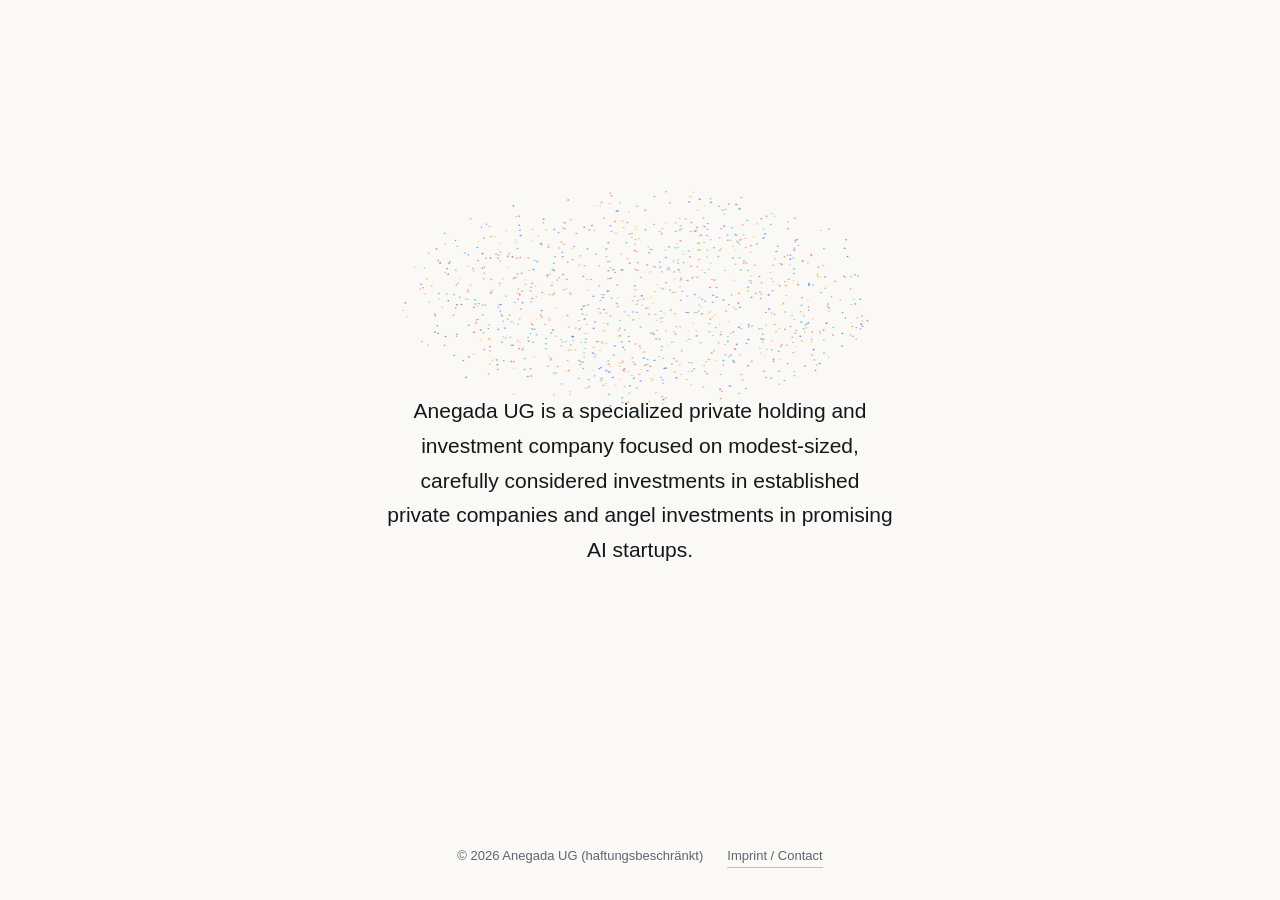
<file: index.html>
<!DOCTYPE html>
<html lang="en">
<head>
<meta charset="utf-8">
<meta name="viewport" content="width=device-width, initial-scale=1">
<title>Anegada UG</title>
<meta name="description" content="Anegada UG is a specialized private holding and investment company focused on modest-sized, carefully considered investments in established private companies and angel investments in promising AI startups.">
<link rel="canonical" href="https://anegada.net/">
<meta property="og:type" content="website">
<meta property="og:site_name" content="Anegada UG">
<meta property="og:title" content="Anegada UG">
<meta property="og:description" content="A specialized private holding and investment company focused on modest-sized, carefully considered investments in established private companies and angel investments in promising AI startups.">
<meta property="og:url" content="https://anegada.net/">
<meta property="og:image" content="https://anegada.net/assets/og.png">
<meta property="og:image:width" content="1200">
<meta property="og:image:height" content="630">
<meta property="og:image:alt" content="ANEGADA">
<meta name="twitter:card" content="summary_large_image">
<link rel="icon" href="/assets/favicon.svg" type="image/svg+xml">
<link rel="apple-touch-icon" href="/assets/favicon-512.png">
<link rel="stylesheet" href="/style.css?v=2">
</head>
<body>

<main class="home">
  <div class="logo-wrap">
  <svg class="logo" xmlns="http://www.w3.org/2000/svg" viewBox="0 0 1349 144" role="img" aria-label="ANEGADA">
    <g fill="currentColor">
      <defs><path id="ag-a" fill-rule="evenodd" d="M0 144 75 0H96L172 144H152L132 105H40L20 144ZM48 89H124L86 17Z"/></defs>
      <use href="#ag-a"/>
      <path d="M221 144V0H240L338 119V0H356V144H337L239 25V144Z"/>
      <path d="M421 0H539V17H439V60H529V77H439V127H539V144H421Z"/>
      <path d="M744 27 731 39C718 24 700 14 674 14C636 14 604 36 604 72S635 131 674 131C711 131 740 109 743 82H665V65H762V74C762 119 723 148 674 148C623 148 586 116 586 72S624 -3 674 -3C704 -3 728 8 744 27Z"/>
      <use href="#ag-a" x="784"/>
      <path fill-rule="evenodd" d="M1006 0H1070C1116 0 1150 27 1150 72S1116 144 1070 144H1006ZM1024 17V127H1069C1106 127 1132 107 1132 72S1106 17 1069 17Z"/>
      <use href="#ag-a" x="1177"/>
    </g>
  </svg>
  </div>

  <p class="tagline">Anegada UG is a specialized private holding and investment company focused on modest-sized, carefully considered investments in established private companies and angel investments in promising AI startups.</p>
</main>

<footer class="site-footer">
  <span>&copy; 2026 Anegada UG (haftungsbeschr&auml;nkt)</span>
  <a href="/imprint.html">Imprint / Contact</a>
</footer>

<script src="/assets/logo-particles.js?v=2" defer></script>
</body>
</html>
</file>
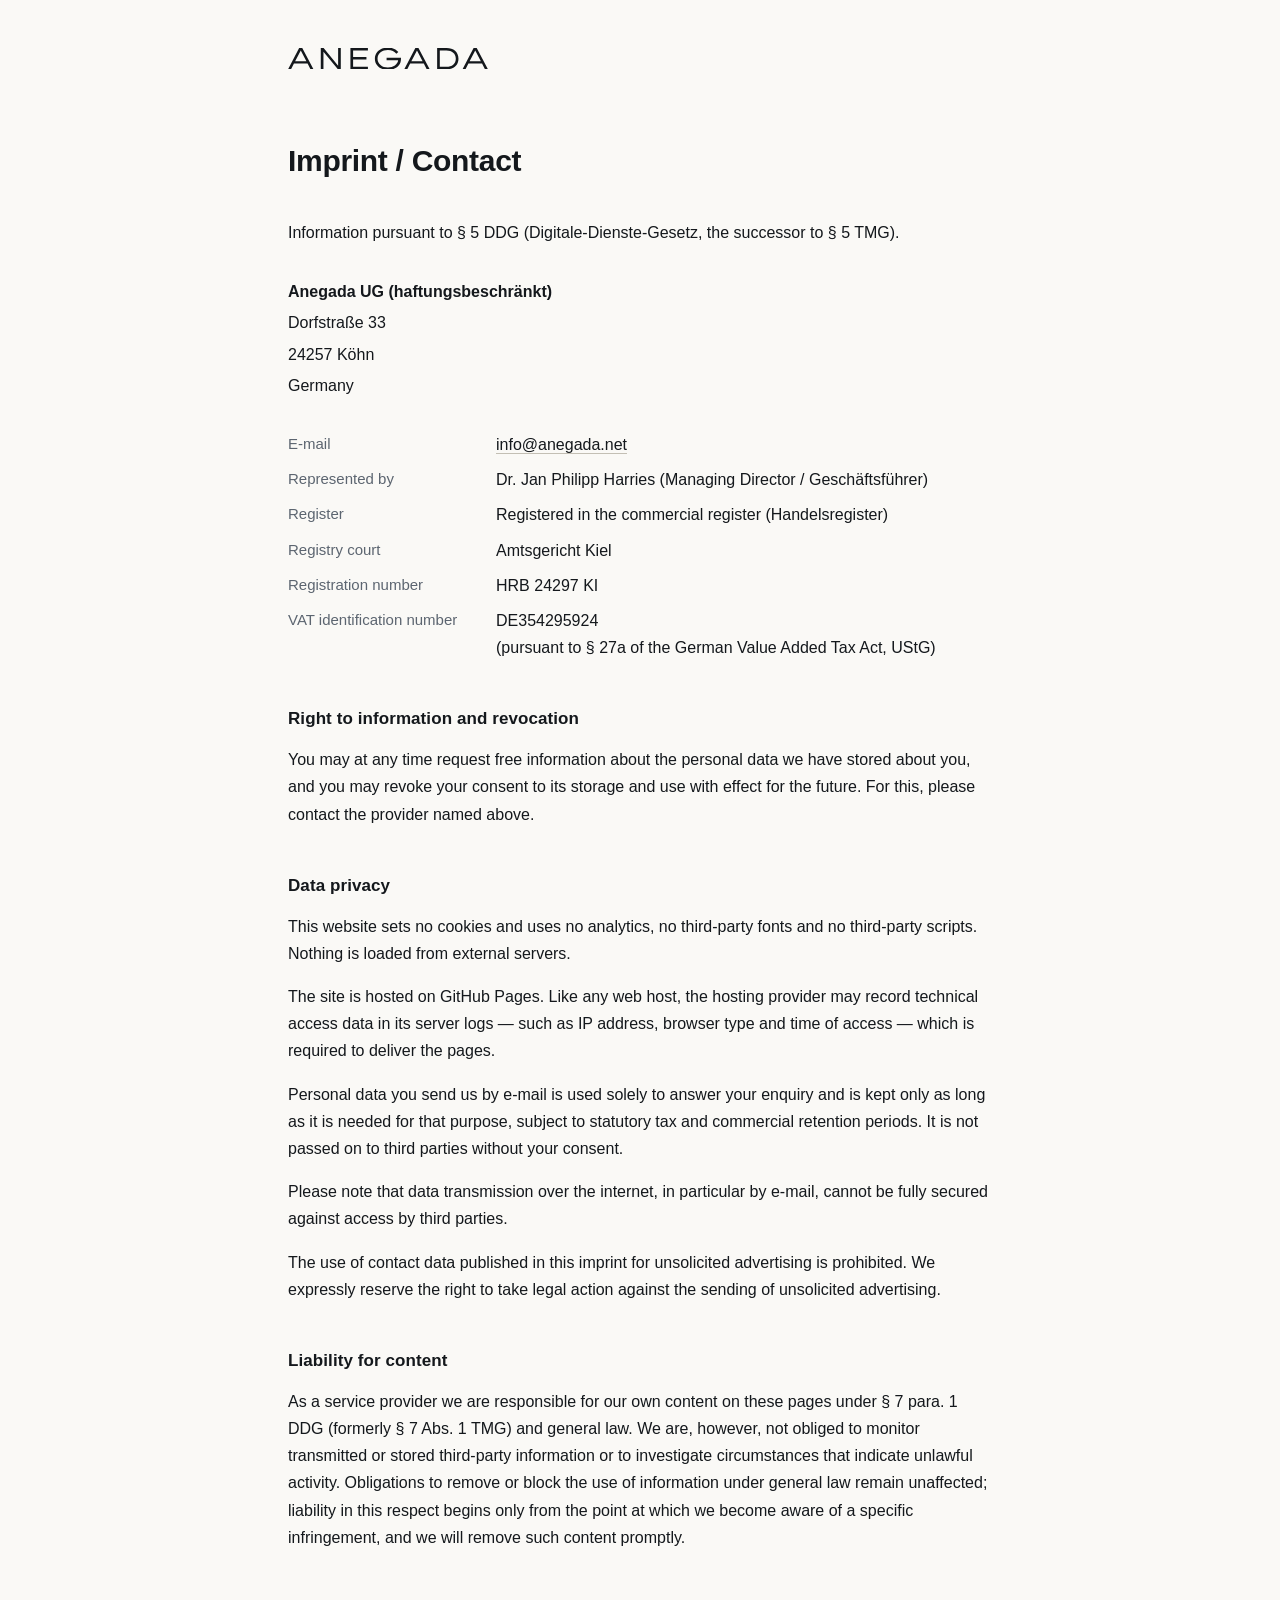
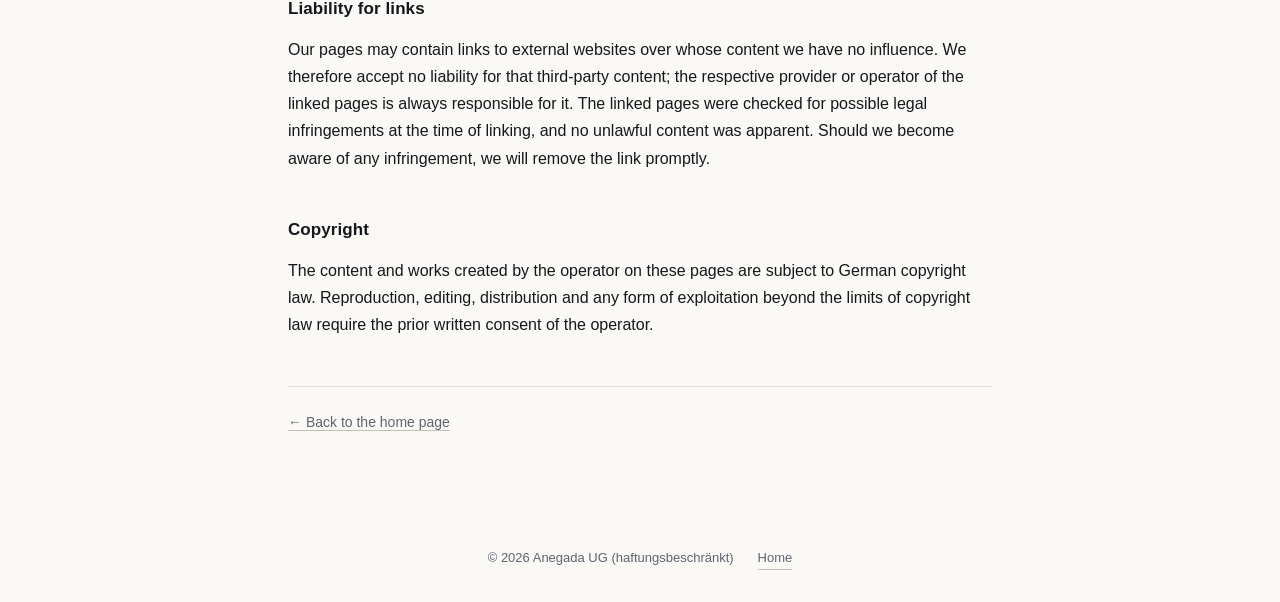
<file: imprint.html>
<!DOCTYPE html>
<html lang="en">
<head>
<meta charset="utf-8">
<meta name="viewport" content="width=device-width, initial-scale=1">
<title>Imprint / Contact &mdash; Anegada UG</title>
<meta name="description" content="Imprint pursuant to § 5 DDG, contact details and privacy information for Anegada UG (haftungsbeschränkt), Köhn, Germany.">
<meta name="robots" content="noindex, follow">
<link rel="canonical" href="https://anegada.net/imprint.html">
<meta property="og:type" content="website">
<meta property="og:site_name" content="Anegada UG">
<meta property="og:title" content="Imprint / Contact — Anegada UG">
<meta property="og:description" content="Imprint pursuant to § 5 DDG, contact details and privacy information for Anegada UG (haftungsbeschränkt).">
<meta property="og:url" content="https://anegada.net/imprint.html">
<meta property="og:image" content="https://anegada.net/assets/og.png">
<meta property="og:image:width" content="1200">
<meta property="og:image:height" content="630">
<meta property="og:image:alt" content="ANEGADA">
<meta name="twitter:card" content="summary_large_image">
<link rel="icon" href="/assets/favicon.svg" type="image/svg+xml">
<link rel="apple-touch-icon" href="/assets/favicon-512.png">
<link rel="stylesheet" href="/style.css?v=2">
</head>
<body>

<div class="page">

  <header class="masthead">
    <a class="logo-link" href="/" aria-label="Anegada UG — home">
      <svg class="logo logo--small" xmlns="http://www.w3.org/2000/svg" viewBox="0 0 1349 144" role="img" aria-label="ANEGADA">
        <g fill="currentColor">
          <defs><path id="ag-a" fill-rule="evenodd" d="M0 144 75 0H96L172 144H152L132 105H40L20 144ZM48 89H124L86 17Z"/></defs>
          <use href="#ag-a"/>
          <path d="M221 144V0H240L338 119V0H356V144H337L239 25V144Z"/>
          <path d="M421 0H539V17H439V60H529V77H439V127H539V144H421Z"/>
          <path d="M744 27 731 39C718 24 700 14 674 14C636 14 604 36 604 72S635 131 674 131C711 131 740 109 743 82H665V65H762V74C762 119 723 148 674 148C623 148 586 116 586 72S624 -3 674 -3C704 -3 728 8 744 27Z"/>
          <use href="#ag-a" x="784"/>
          <path fill-rule="evenodd" d="M1006 0H1070C1116 0 1150 27 1150 72S1116 144 1070 144H1006ZM1024 17V127H1069C1106 127 1132 107 1132 72S1106 17 1069 17Z"/>
          <use href="#ag-a" x="1177"/>
        </g>
      </svg>
    </a>
  </header>

  <main>
    <h1>Imprint / Contact</h1>

    <p class="lead">Information pursuant to &sect; 5 DDG (Digitale-Dienste-Gesetz, the successor to &sect; 5 TMG).</p>

    <div class="lead">
      <p><strong>Anegada UG (haftungsbeschr&auml;nkt)</strong></p>
      <p>Dorfstra&szlig;e 33</p>
      <p>24257 K&ouml;hn</p>
      <p>Germany</p>
    </div>

    <dl>
      <dt>E-mail</dt>
      <dd><a href="mailto:info@anegada.net">info@anegada.net</a></dd>

      <dt>Represented by</dt>
      <dd>Dr. Jan Philipp Harries (Managing Director / Gesch&auml;ftsf&uuml;hrer)</dd>

      <dt>Register</dt>
      <dd>Registered in the commercial register (Handelsregister)</dd>

      <dt>Registry court</dt>
      <dd>Amtsgericht Kiel</dd>

      <dt>Registration number</dt>
      <dd>HRB 24297 KI</dd>

      <dt>VAT identification number</dt>
      <dd>DE354295924<br>(pursuant to &sect; 27a of the German Value Added Tax Act, UStG)</dd>
    </dl>

    <h2>Right to information and revocation</h2>
    <p>You may at any time request free information about the personal data we have stored about you, and you may revoke your consent to its storage and use with effect for the future. For this, please contact the provider named above.</p>

    <h2>Data privacy</h2>
    <p>This website sets no cookies and uses no analytics, no third-party fonts and no third-party scripts. Nothing is loaded from external servers.</p>
    <p>The site is hosted on GitHub Pages. Like any web host, the hosting provider may record technical access data in its server logs &mdash; such as IP address, browser type and time of access &mdash; which is required to deliver the pages.</p>
    <p>Personal data you send us by e-mail is used solely to answer your enquiry and is kept only as long as it is needed for that purpose, subject to statutory tax and commercial retention periods. It is not passed on to third parties without your consent.</p>
    <p>Please note that data transmission over the internet, in particular by e-mail, cannot be fully secured against access by third parties.</p>
    <p>The use of contact data published in this imprint for unsolicited advertising is prohibited. We expressly reserve the right to take legal action against the sending of unsolicited advertising.</p>

    <h2>Liability for content</h2>
    <p>As a service provider we are responsible for our own content on these pages under &sect; 7 para. 1 DDG (formerly &sect; 7 Abs. 1 TMG) and general law. We are, however, not obliged to monitor transmitted or stored third-party information or to investigate circumstances that indicate unlawful activity. Obligations to remove or block the use of information under general law remain unaffected; liability in this respect begins only from the point at which we become aware of a specific infringement, and we will remove such content promptly.</p>

    <h2>Liability for links</h2>
    <p>Our pages may contain links to external websites over whose content we have no influence. We therefore accept no liability for that third-party content; the respective provider or operator of the linked pages is always responsible for it. The linked pages were checked for possible legal infringements at the time of linking, and no unlawful content was apparent. Should we become aware of any infringement, we will remove the link promptly.</p>

    <h2>Copyright</h2>
    <p>The content and works created by the operator on these pages are subject to German copyright law. Reproduction, editing, distribution and any form of exploitation beyond the limits of copyright law require the prior written consent of the operator.</p>

    <p class="note"><a href="/">&larr; Back to the home page</a></p>
  </main>

</div>

<footer class="site-footer">
  <span>&copy; 2026 Anegada UG (haftungsbeschr&auml;nkt)</span>
  <a href="/">Home</a>
</footer>

</body>
</html>
</file>
<file: style.css>
/* Anegada UG — anegada.net
   Monochrome paper/ink palette derived from the black ANEGADA wordmark. */

:root {
  --paper: #faf9f6;
  --ink: #14181c;
  --muted: #5c6570;
  --rule: #e4e2dc;
  --link-line: #c3bfb4;
  --focus: #3d4c5c;
}

@media (prefers-color-scheme: dark) {
  :root {
    --paper: #101316;
    --ink: #f2f1ed;
    --muted: #98a1ab;
    --rule: #262b31;
    --link-line: #4a545e;
    --focus: #b9c6d2;
  }
}

*,
*::before,
*::after { box-sizing: border-box; }

html { -webkit-text-size-adjust: 100%; }

body {
  margin: 0;
  min-height: 100vh;
  display: flex;
  flex-direction: column;
  padding: 2rem 1rem;
  background: var(--paper);
  color: var(--ink);
  font-family: -apple-system, BlinkMacSystemFont, "Segoe UI", Roboto, "Helvetica Neue", Arial, "Noto Sans", sans-serif;
  font-size: 1rem;
  line-height: 1.7;
  -webkit-font-smoothing: antialiased;
}

@supports (min-height: 100svh) {
  body { min-height: 100svh; }
}

a {
  color: inherit;
  text-decoration: none;
  border-bottom: 1px solid var(--link-line);
  transition: border-color 0.15s ease;
}

a:hover,
a:focus-visible { border-bottom-color: currentColor; }

a:focus-visible {
  outline: 2px solid var(--focus);
  outline-offset: 3px;
}

/* --- logo ------------------------------------------------------------- */

.logo {
  display: block;
  width: 100%;
  max-width: min(420px, 78vw);
  height: auto;
  margin: 0 auto;
  color: var(--ink);
}

.logo--small { max-width: min(200px, 60vw); margin: 0; }

/* Particle intro (assets/logo-particles.js): the canvas reaches beyond the
   wordmark so the dots have room to drift before they settle. */
.logo-wrap {
  position: relative;
  width: 100%;
  max-width: min(420px, 78vw);
  margin: 0 auto;
}

.logo-canvas {
  position: absolute;
  inset: -90px -12%;
  width: 124%;
  height: calc(100% + 180px);
  pointer-events: none;
}

a.logo-link {
  display: inline-block;
  border-bottom: 0;
  line-height: 0;
}

/* --- home ------------------------------------------------------------- */

.home {
  flex: 1;
  display: flex;
  flex-direction: column;
  align-items: center;
  justify-content: center;
  gap: clamp(2.5rem, 7vw, 4.5rem);
  text-align: center;
  padding: 2rem 0;
}

.tagline {
  max-width: 44ch;
  margin: 0;
  font-size: clamp(1.0625rem, 0.95rem + 0.6vw, 1.3125rem);
  line-height: 1.65;
  color: var(--ink);
  text-wrap: pretty;
}

/* --- imprint ---------------------------------------------------------- */

.page {
  flex: 1;
  width: 100%;
  max-width: 44rem;
  margin: 0 auto;
  padding: 1rem 0 4rem;
}

.masthead { margin-bottom: 4rem; }

h1 {
  margin: 0 0 2.5rem;
  font-size: clamp(1.5rem, 1.3rem + 0.9vw, 1.875rem);
  font-weight: 600;
  letter-spacing: -0.01em;
  line-height: 1.25;
}

h2 {
  margin: 2.75rem 0 0.75rem;
  font-size: 1.0625rem;
  font-weight: 600;
  letter-spacing: 0.005em;
}

p { margin: 0 0 1rem; }

.lead { margin-bottom: 2rem; }

.lead p { margin-bottom: 0.25rem; }

dl {
  margin: 0 0 2rem;
  display: grid;
  grid-template-columns: minmax(11rem, auto) 1fr;
  gap: 0.5rem 2rem;
}

dt {
  color: var(--muted);
  font-size: 0.9375rem;
}

dd { margin: 0; }

@media (max-width: 34rem) {
  dl { grid-template-columns: 1fr; gap: 0 0; }
  dt { margin-top: 0.9rem; }
}

.note {
  margin-top: 3rem;
  padding-top: 1.5rem;
  border-top: 1px solid var(--rule);
  font-size: 0.875rem;
  color: var(--muted);
}

/* --- footer ----------------------------------------------------------- */

.site-footer {
  margin-top: auto;
  padding-top: 2rem;
  display: flex;
  flex-wrap: wrap;
  justify-content: center;
  gap: 0.5rem 1.5rem;
  font-size: 0.8125rem;
  color: var(--muted);
  text-align: center;
}

.site-footer a { color: var(--muted); }

.site-footer a:hover,
.site-footer a:focus-visible { color: var(--ink); }

/* --- 404 -------------------------------------------------------------- */

.home .status {
  margin: 0;
  font-size: 0.9375rem;
  color: var(--muted);
}
</file>
